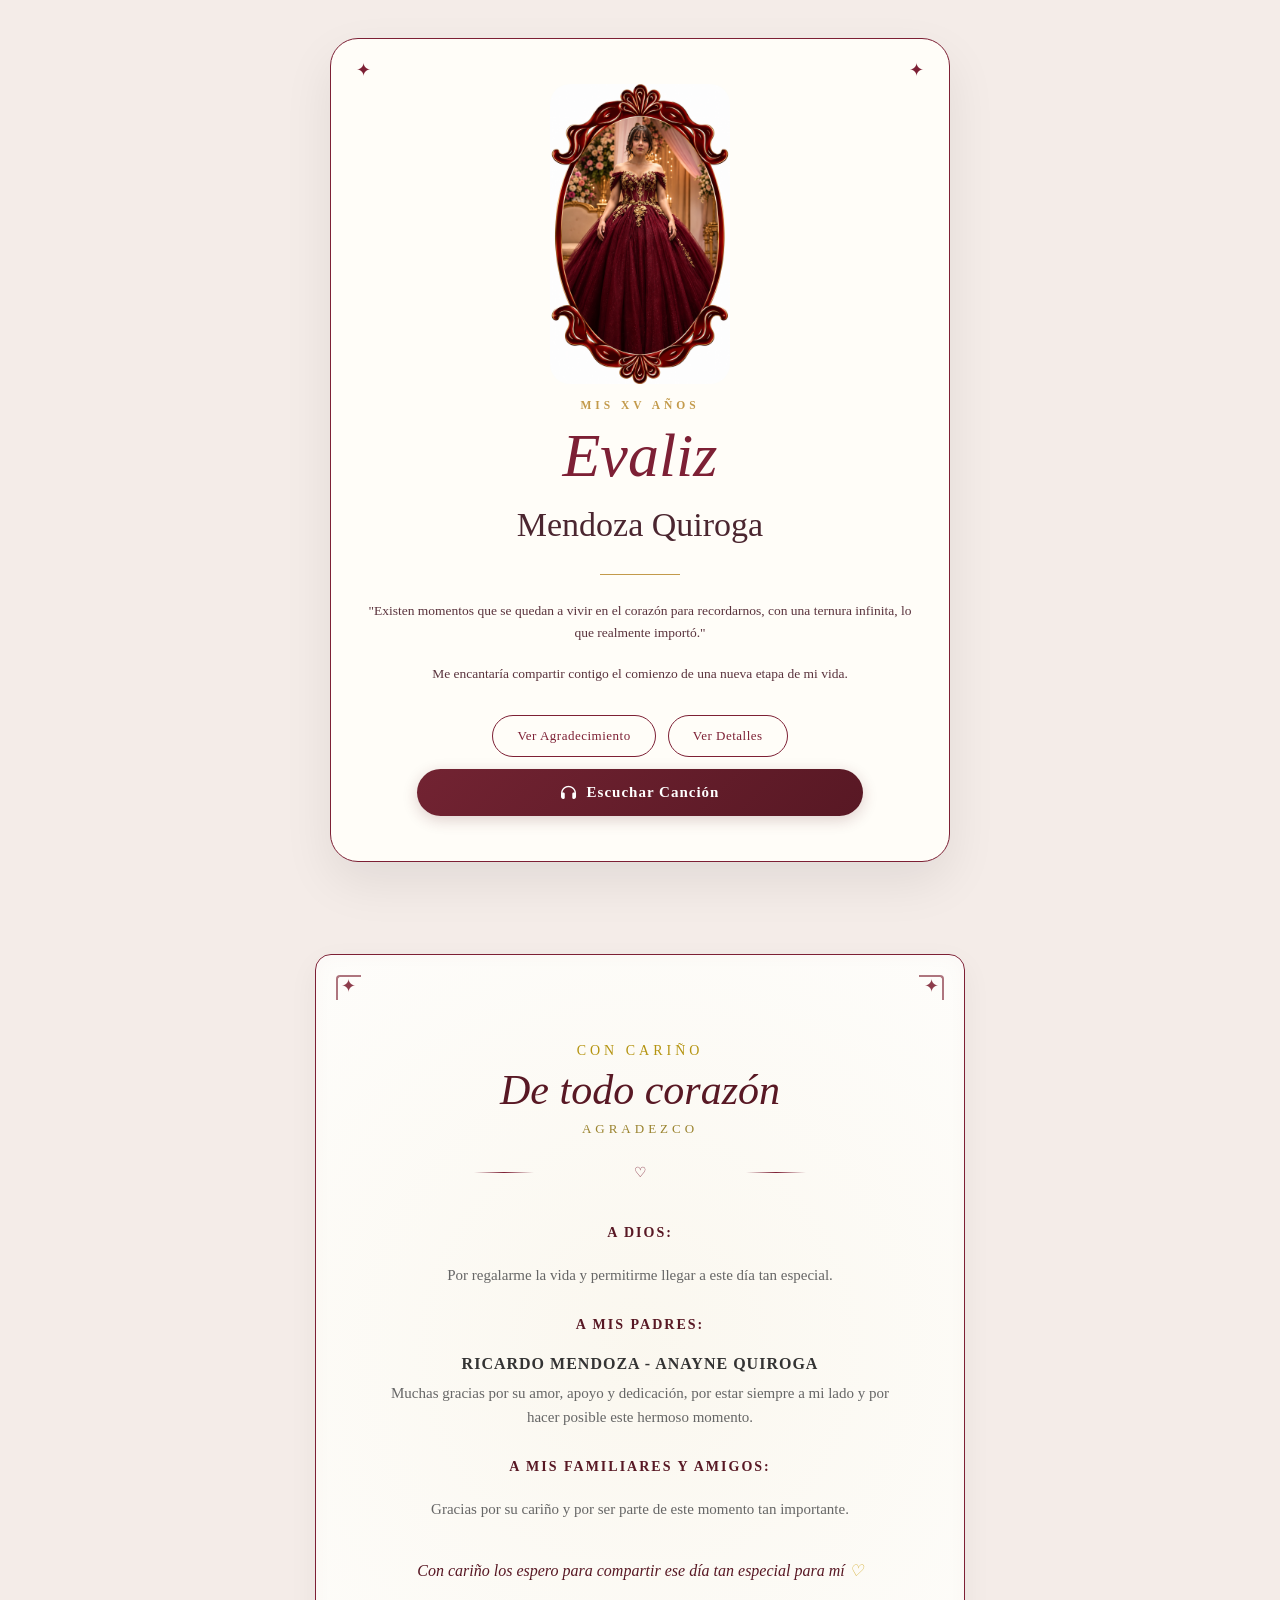
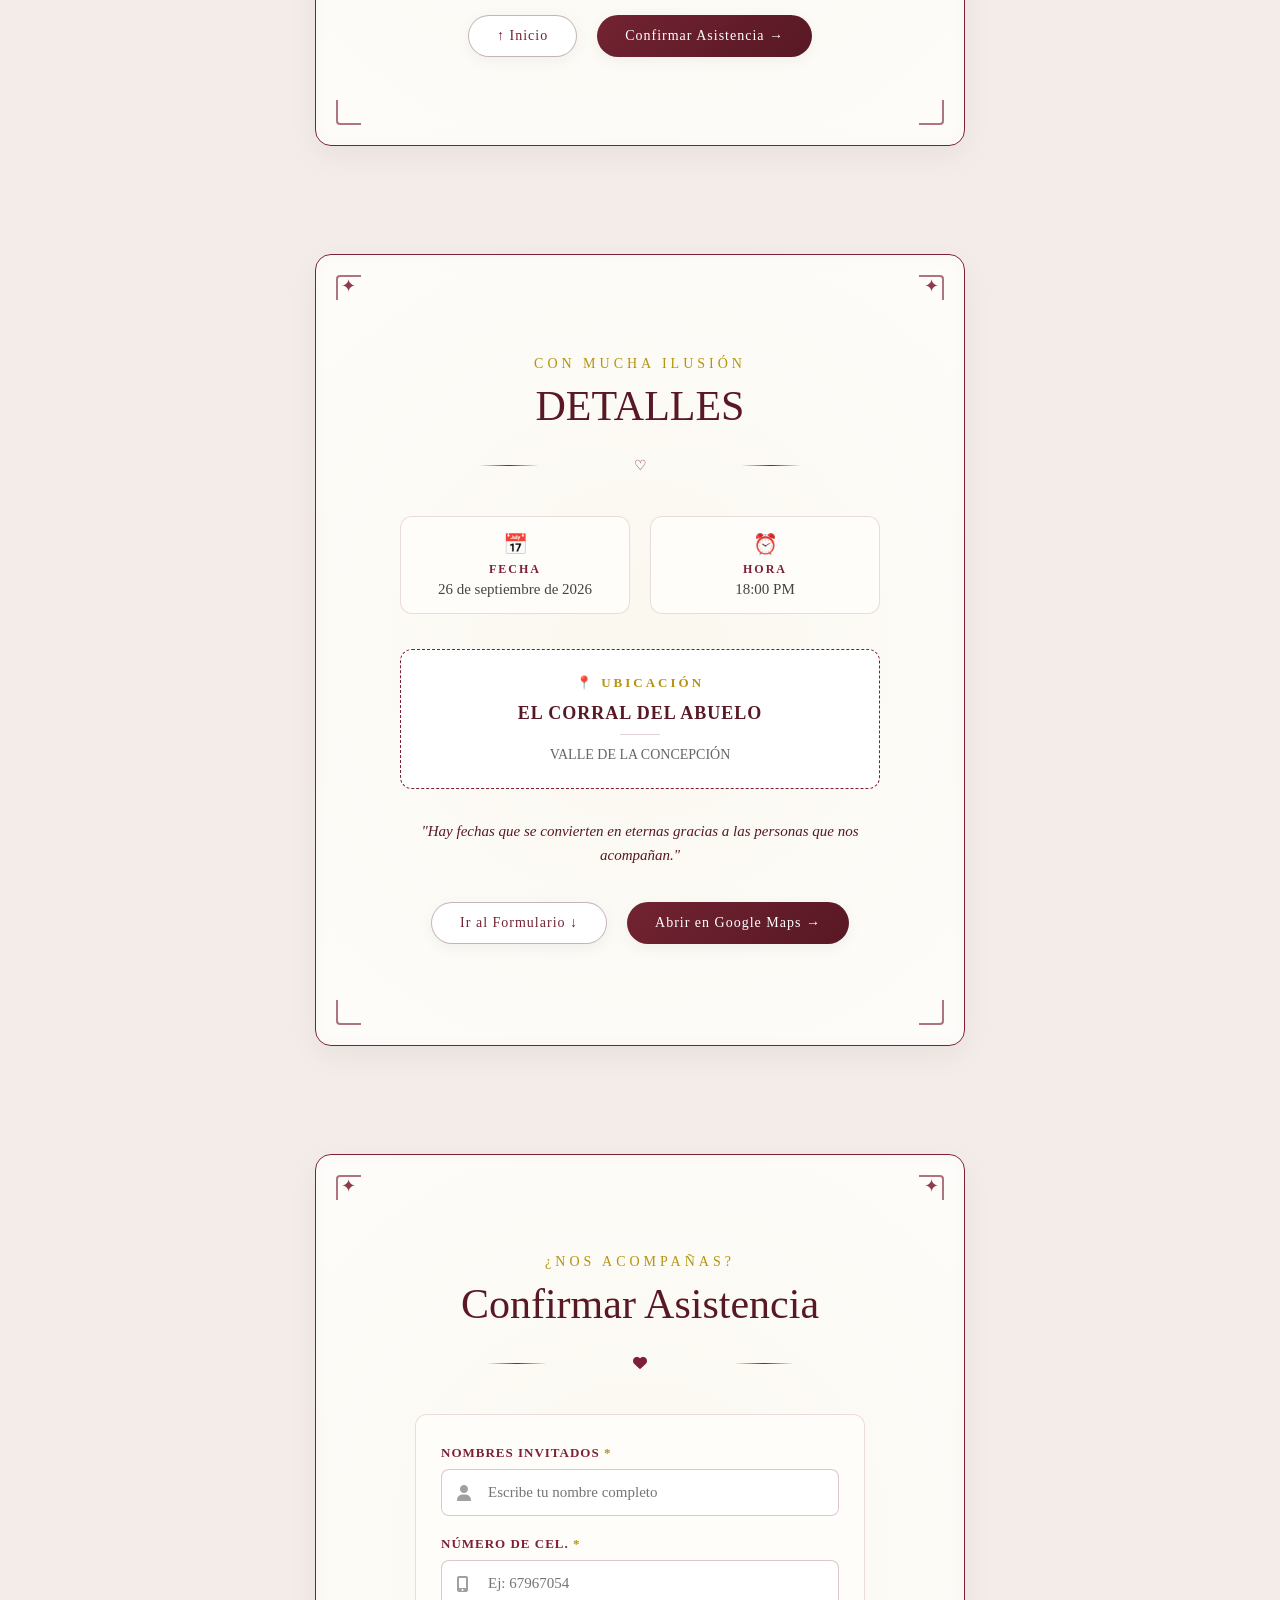
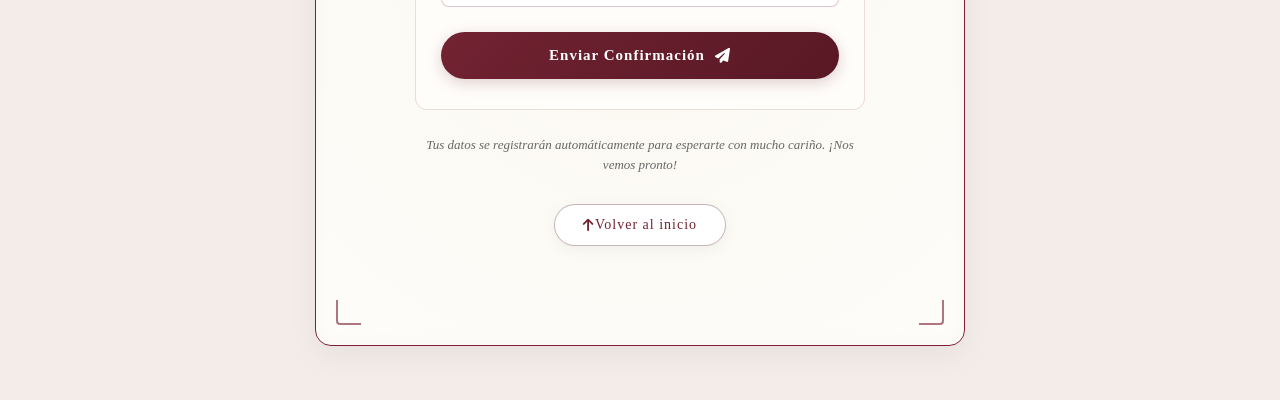
<file: index.html>
<!doctype html>
<html lang="es">
<head>
<meta charset="utf-8">
<meta name="viewport" content="width=device-width,initial-scale=1">
<link rel="icon" type="image/png" href="logolc.png">
<link rel="stylesheet" href="carta.css">
<link rel="stylesheet" href="https://cloudflare.com">
<link rel="stylesheet" href="https://cdnjs.cloudflare.com/ajax/libs/font-awesome/6.4.0/css/all.min.css">
<title>Mis XV - Evaliz Mendoza Quiroga</title>
<script defer src="https://cdn.vercel-insights.com/v1/script.js"></script>
</head>
<body>

<!-- PÁGINA 1: PORTADA -->
<section class="page" id="inicio">
  <div class="card">
    <div class="photo-container">
      <img src="goto.png" alt="Evaliz Mendoza Quiroga">
    </div>
    <div class="eyebrow">Mis XV Años</div>
    <h1>Evaliz</h1>
    <h2>Mendoza Quiroga</h2>
    <div class="line"></div>
    <p class="note">"Existen momentos que se quedan a vivir en el corazón para recordarnos, con una ternura infinita, lo que realmente importó."</p>
    <p class="note">Me encantaría compartir contigo el comienzo de una nueva etapa de mi vida.</p>
    <div class="btn-container">
      <a class="btn" href="#agradecimiento">Ver Agradecimiento</a>
      <a class="btn" href="#detalles">Ver Detalles</a>
      <button class="btn-music" onclick="reproducirMusica()"><i class="fas fa-headphones"></i>Escuchar Canción</button>
    </div>
      <audio id="miCancion" src="cancion.mp4"></audio>
  </div>
</section>

<!-- PÁGINA 2: AGRADECIMIENTOS -->
<section class="page" id="agradecimiento">
  <div class="card agradecimiento-card">
    <div class="corner-ornament top-left"></div>
    <div class="corner-ornament top-right"></div>
    <div class="corner-ornament bottom-left"></div>
    <div class="corner-ornament bottom-right"></div>
    <div class="glow-effect"></div>

    <div class="card-content">
      <div class="eyebrow-text">Con cariño</div>
      <h1 class="main-title">De todo corazón</h1>
      <div class="eyebrow-text sub-eyebrow">Agradezco</div>
      
      <div class="elegant-divider">
        <span class="line"></span>
        <span class="heart-icon">♡</span>
        <span class="line"></span>
      </div>
      
      <div class="thanks-section">
        <div class="thanks-block">
          <p><strong>A DIOS:</strong></p>
          <p class="thanks-text">Por regalarme la vida y permitirme llegar a este día tan especial.</p>
        </div>
        <div class="thanks-block">
          <p><strong>A MIS PADRES:</strong></p>
          <p class="parents-names">RICARDO MENDOZA - ANAYNE QUIROGA</p>
          <p class="thanks-text">Muchas gracias por su amor, apoyo y dedicación, por estar siempre a mi lado y por hacer posible este hermoso momento.</p>
        </div>
        <div class="thanks-block">
          <p><strong>A MIS FAMILIARES Y AMIGOS:</strong></p>
          <p class="thanks-text">Gracias por su cariño y por ser parte de este momento tan importante.</p>
        </div>
      </div>
      
      <footer class="thanks-footer">
        Con cariño los espero para compartir ese día tan especial para mí <span class="beating-heart">♡</span>
      </footer>
      
      <div class="btn-container-modern">
        <a class="btn-modern secondary" href="#inicio">↑ Inicio</a>
        <a class="btn-modern primary" href="#asistencia">Confirmar Asistencia →</a>
      </div>
    </div>
  </div>
</section>

<!-- PÁGINA 3: DETALLES -->
<section class="page" id="detalles">
  <div class="card detalles-card">
    <div class="corner-ornament top-left"></div>
    <div class="corner-ornament top-right"></div>
    <div class="corner-ornament bottom-left"></div>
    <div class="corner-ornament bottom-right"></div>
    <div class="glow-effect"></div>

    <div class="card-content">
      <div class="eyebrow-text">Con mucha ilusión</div>
      <h2 class="main-title">DETALLES</h2>
      
      <div class="elegant-divider">
        <span class="line"></span>
        <span class="heart-icon">♡</span>
        <span class="line"></span>
      </div>
      
      <div class="details-grid">
        <div class="detail-item">
          <div class="detail-icon">📅</div>
          <div class="detail-label">FECHA</div>
          <div class="detail-value">26 de septiembre de 2026</div>
        </div>
        <div class="detail-item">
          <div class="detail-icon">⏰</div>
          <div class="detail-label">HORA</div>
          <div class="detail-value">18:00 PM</div>
        </div>
      </div>

      <div class="location-box-modern">
        <div class="location-header-text">📍 Ubicación</div>
        <div class="location-body-text">
          <b class="venue-name">EL CORRAL DEL ABUELO</b>
          <div class="location-divider"></div>
          <span class="city-name">VALLE DE LA CONCEPCIÓN</span>
        </div>
      </div>
      
      <p class="poetic-note">"Hay fechas que se convierten en eternas gracias a las personas que nos acompañan."</p>
      
      <div class="btn-container-modern">
        <a class="btn-modern secondary" href="#asistencia">Ir al Formulario ↓</a>
        <a class="btn-modern primary" href="https://maps.app.goo.gl/3q6DcX9PxnJpXSRk8" target="_blank">Abrir en Google Maps →</a>
      </div>
    </div>
  </div>
</section>

<!-- PÁGINA 4: ASISTENCIA -->
<section class="page" id="asistencia">
  <div class="card asistencia-card">
    <div class="corner-ornament top-left"></div>
    <div class="corner-ornament top-right"></div>
    <div class="corner-ornament bottom-left"></div>
    <div class="corner-ornament bottom-right"></div>
    <div class="glow-effect"></div>

    <div class="card-content">
      <div class="eyebrow-text">¿Nos acompañas?</div>
      <h2 class="main-title">Confirmar Asistencia</h2>
      
      <div class="elegant-divider">
        <span class="line"></span>
        <span class="heart-icon"><i class="fas fa-heart"></i></span>
        <span class="line"></span>
      </div>
      
      <div class="form-box-modern"> 
        <!-- IMPORTANTE: Reemplaza TU_URL_DE_APPS_SCRIPT_AQUI con la URL real de tu Web App desplegada -->
        <form id="asistenciaForm" action="https://script.google.com/macros/s/AKfycby9X5_h3kV5XhqtkE-7FlWjugrBrktTr8aeO9FTvDEMkKX0wABNz7o9vfvUpD0KPTnzUQ/exec" method="POST"> 
          <div class="form-group-modern"> 
            <label for="name-input">Nombres Invitados <span class="required">*</span></label> 
            <div class="input-wrapper"> 
              <i class="fas fa-user input-icon-fa"></i> 
              <input type="text" id="name-input" name="nombre" placeholder="Escribe tu nombre completo" required> 
            </div> 
          </div> 
      
          <div class="form-group-modern"> 
            <label for="tel-input">Número de Cel. <span class="required">*</span></label> 
            <div class="input-wrapper"> 
              <i class="fas fa-mobile-alt input-icon-fa"></i> 
              <input type="tel" id="tel-input" name="telefono" placeholder="Ej: 67967054" required> 
            </div> 
          </div> 
      
          <div class="submit-container-modern"> 
            <button type="submit" id="submitBtn" class="btn-submit-modern"> 
              Enviar Confirmación <i class="fas fa-paper-plane button-icon-fa"></i> 
            </button> 
          </div> 
        </form> 
      </div>

      <p class="form-note" id="formMessage">
        Tus datos se registrarán automáticamente para esperarte con mucho cariño. ¡Nos vemos pronto!
      </p>
      
      <div class="btn-container-modern">
        <a class="btn-modern secondary" href="#inicio"><i class="fas fa-arrow-up"></i> Volver al inicio</a>
      </div>
    </div>
  </div>
</section>

<script>
  // Script para manejar el envío por AJAX y evitar bloqueos de CORS o redirecciones de Google
  const form = document.getElementById('asistenciaForm');
  const submitBtn = document.getElementById('submitBtn');
  const formMessage = document.getElementById('formMessage');

  form.addEventListener('submit', function(e) {
    e.preventDefault();
    
    // Si no has cambiado la URL temporal, avisa al usuario
    if(form.action.includes("TU_URL_DE_APPS_SCRIPT_AQUI")) {
      alert("Por favor, configura la URL de tu Google Apps Script en el atributo action del formulario.");
      return;
    }

    submitBtn.disabled = true;
    submitBtn.innerHTML = "Enviando... <i class='fas fa-spinner fa-spin'></i>";

    const formData = new FormData(form);

    fetch(form.action, {
      method: 'POST',
      body: formData,
      mode: 'no-cors' // Necesario para Apps Script en peticiones web directas
    })
    .then(() => {
      formMessage.innerHTML = "¡Muchas gracias! Tu asistencia ha sido confirmada con éxito. ❤️";
      formMessage.style.color = "#7d2035";
      formMessage.style.fontWeight = "bold";
      form.reset();
      submitBtn.innerHTML = "¡Enviado con éxito! ✨";
    })
    .catch((error) => {
      console.error('Error:', error);
      submitBtn.disabled = false;
      submitBtn.innerHTML = "Enviar Confirmación <i class='fas fa-paper-plane button-icon-fa'></i>";
      alert("Hubo un error al enviar. Por favor intenta de nuevo.");
    });
  });
  function reproducirMusica() {
    var audio = document.getElementById("miCancion");
    
    if (audio.paused) {
        audio.play();
    } else {
        audio.pause();
    }
}
</script>

</body>
</html>
</file>
<file: carta.css>
*{box-sizing:border-box}
  html{scroll-behavior:smooth}
  body{
    margin:0;
    background:#f4ece8;
    color:#4b2630;
    overflow-x:hidden;
    font-family: 'Playfair Display', 'Georgia', serif;
  }
  
  @keyframes floatSlow {
    0%, 100% { transform: translateY(0px); }
    50% { transform: translateY(-8px); }
  }

  @keyframes pulseGlow {
    0% { transform: scale(1); box-shadow: 0 0 0 0 rgba(125, 32, 53, 0.4); }
    70% { transform: scale(1.02); box-shadow: 0 0 0 12px rgba(125, 32, 53, 0); }
    100% { transform: scale(1); box-shadow: 0 0 0 0 rgba(125, 32, 53, 0); }
  }

  @keyframes sparkleAnim {
    0%, 100% { opacity: 0.4; transform: scale(1); }
    50% { opacity: 1; transform: scale(1.2); }
  }

  .page{
    min-height:100vh;
    padding:20px;
    display:flex;
    align-items:center;
    justify-content:center;
  }
  
  .card{
    max-width: 620px;
    width: 100%;
    min-height: 88vh;
    background: #fffdf8;
    border: 1.5px solid #7d2035;
    border-radius: 28px;
    padding: 45px 30px;
    text-align: center;
    box-shadow: 0 20px 50px rgba(0,0,0,0.08);
    position: relative;
    display: flex;
    flex-direction: column;
    justify-content: center;
    align-items: center;
    animation: floatSlow 6s ease-in-out infinite;
  }
  
  .card::before {
    content: "✦";
    position: absolute;
    top: 20px;
    left: 25px;
    color: #7d2035;
    font-size: 18px;
    animation: sparkleAnim 3s infinite;
  }
  .card::after {
    content: "✦";
    position: absolute;
    top: 20px;
    right: 25px;
    color: #7d2035;
    font-size: 18px;
    animation: sparkleAnim 3s infinite alternate;
  }

  .photo-container {
    width: 180px;
    height: 300px;
    margin: 0 auto 15px;
    border-radius: 20px;
    overflow: hidden;
  }
  
  .photo-container img {
    width: 100%;
    height: 100%;
    object-fit: cover;
  }

  .eyebrow{
    color:#c39a4b;
    text-transform:uppercase;
    letter-spacing:4px;
    font-size:11.5px;
    margin-bottom:8px;
    font-weight: bold;
  }
  
  h1{
    font-size:clamp(40px, 9vw, 62px);
    font-weight:400;
    font-style:italic;
    color:#7d2035;
    line-height:1;
    margin:5px 0 15px;
  }
  
  h2{
    font-size:clamp(22px, 5vw, 34px);
    font-weight:400;
    color:#4b2630;
    margin:5px 0 15px;
  }

  .line{
    height:1px;
    width:80px;
    background:#c39a4b;
    margin:15px auto;
  }
  
  .note{
    font-size:13.5px;
    line-height:1.6;
    margin:10px 0;
    color:#5a333d;
  }
  
  .btn-container {
    display: flex;
    gap: 12px;
    justify-content: center;
    margin-top: 20px;
    flex-wrap: wrap;
    width: 100%;
  }

  .btn{
    display: inline-block;
    padding: 12px 24px;
    border-radius: 99px;
    background: transparent;
    color: #7d2035;
    text-decoration: none;
    font-size: 13px;
    letter-spacing: 0.5px;
    border: 1px solid #7d2035;
    transition: all 0.3s ease;
  }
  
  .btn:hover{
    background: #7d2035;
    color: white;
    transform: translateY(-3px);
  }

  .btn.primary {
    background: #7d2035;
    color: white;
    animation: pulseGlow 2.5s infinite;
  }

  /* Estilos generales compartidos */
  .agradecimiento-card, .detalles-card, .asistencia-card {
    position: relative;
    max-width: 650px;
    width: 100%;
    background: #ffffff;
    border-radius: 16px;
    padding: 50px 40px;
    box-shadow: 0 10px 30px rgba(0, 0, 0, 0.05), inset 0 0 20px rgba(125, 32, 53, 0.03);
    text-align: center;
    overflow: hidden;
  }

  .glow-effect {
    position: absolute;
    top: -50%; left: -50%; width: 200%; height: 200%;
    background: radial-gradient(circle, rgba(244,236,215,0.4) 0%, rgba(255,255,255,0) 70%);
    pointer-events: none; z-index: 1;
  }

  .card-content { position: relative; z-index: 2; }

  .corner-ornament {
    position: absolute; width: 25px; height: 25px; border: 2px solid #7d2035; pointer-events: none; opacity: 0.7;
  }
  .top-left { top: 20px; left: 20px; border-right: none; border-bottom: none; border-top-left-radius: 4px; }
  .top-right { top: 20px; right: 20px; border-left: none; border-bottom: none; border-top-right-radius: 4px; }
  .bottom-left { bottom: 20px; left: 20px; border-right: none; border-top: none; border-bottom-left-radius: 4px; }
  .bottom-right { bottom: 20px; right: 20px; border-left: none; border-top: none; border-bottom-right-radius: 4px; }

  .eyebrow-text { font-size: 14px; text-transform: uppercase; letter-spacing: 4px; color: #b59410; font-weight: 500; margin-bottom: 5px; }
  .sub-eyebrow { margin-top: 5px; margin-bottom: 20px; font-size: 13px; color: #9a832e; }
  .main-title { font-size: 42px; color: #581824; font-weight: 400; margin: 10px 0; }

  .elegant-divider { display: flex; align-items: center; justify-content: center; margin: 20px 0 35px 0; }
  .elegant-divider .line { height: 1px; width: 60px; background: linear-gradient(to right, transparent, #7d2035, transparent); }
  .elegant-divider .heart-icon { margin: 0 15px; color: #7d2035; font-size: 14px; }

  .thanks-section { margin-bottom: 40px; }
  .thanks-block { margin-bottom: 28px; }
  .thanks-block strong { color: #581824; font-size: 14px; letter-spacing: 2px; display: inline-block; margin-bottom: 6px; }
  .parents-names { font-size: 16px; color: #333; font-weight: 600; letter-spacing: 1px; margin: 4px 0 8px 0; }
  .thanks-text { font-size: 15px; color: #666; line-height: 1.6; max-width: 500px; margin: 0 auto; }
  .thanks-footer { font-size: 16px; color: #581824; font-style: italic; margin: 35px 0; }
  
  .beating-heart { display: inline-block; color: #d4af37; animation: heartBeat 1.5s infinite; }
  @keyframes heartBeat {
    0%, 28%, 70% { transform: scale(1); }
    14%, 42% { transform: scale(1.2); }
  }

  .btn-container-modern { display: flex; justify-content: center; gap: 20px; margin-top: 20px; flex-wrap: wrap; }
  .btn-modern {
    display: inline-flex; align-items: center; justify-content: center; padding: 12px 28px;
    font-size: 14px; font-weight: 500; text-decoration: none; letter-spacing: 1px; border-radius: 50px;
    transition: all 0.3s ease; box-shadow: 0 4px 15px rgba(0,0,0,0.05); cursor: pointer;
  }
  .btn-modern.primary { background: linear-gradient(135deg, #722332 0%, #581824 100%); color: #ffffff; border: none; }
  .btn-modern.primary:hover { transform: translateY(-3px); box-shadow: 0 6px 20px rgba(88, 24, 36, 0.3); }
  .btn-modern.secondary { background: #ffffff; color: #722332; border: 1px solid rgba(67, 10, 21, 0.3); }
  .btn-modern.secondary:hover { background: #fbf7f8; transform: translateY(-3px); border-color: #722332; }

  /* Detalles Grid */
  .details-grid { display: flex; justify-content: space-around; gap: 20px; margin-bottom: 35px; }
  .detail-item { flex: 1; padding: 15px; background: #fffdfa; border: 1px solid rgba(125, 32, 53, 0.15); border-radius: 12px; }
  .detail-icon { font-size: 20px; margin-bottom: 6px; }
  .detail-label { font-size: 12px; font-weight: bold; color: #7d2035; letter-spacing: 2px; margin-bottom: 4px; }
  .detail-value { font-size: 15px; color: #444; font-weight: 500; }

  .location-box-modern {
    background: #ffffff; border: 1px dashed #7d2035; border-radius: 12px; padding: 25px 20px; margin: 0 auto 30px auto; max-width: 480px;
  }
  .location-header-text { font-size: 13px; text-transform: uppercase; letter-spacing: 3px; color: #b59410; font-weight: 600; margin-bottom: 12px; }
  .venue-name { font-size: 18px; color: #581824; letter-spacing: 1px; display: block; }
  .location-divider { height: 1px; width: 40px; background: rgba(125, 32, 53, 0.2); margin: 10px auto; }
  .city-name { font-size: 14px; color: #666; font-weight: 500; }
  .poetic-note { font-size: 15px; color: #581824; font-style: italic; line-height: 1.6; max-width: 480px; margin: 0 auto 35px auto; }

  /* Formulario Estilos */
  .form-box-modern {
    max-width: 480px; margin: 0 auto 25px auto; text-align: left; background: #fffdfa; padding: 30px 25px; border-radius: 12px; border: 1px solid rgba(125, 32, 53, 0.15);
  }
  .form-group-modern { margin-bottom: 20px; }
  .form-group-modern label { display: block; font-size: 13px; font-weight: 600; color: #7d2035; letter-spacing: 1px; margin-bottom: 8px; text-transform: uppercase; }
  .form-group-modern .required { color: #b59410; }
  .input-wrapper { position: relative; display: flex; align-items: center; }
  .input-icon-fa { position: absolute; left: 16px; font-size: 16px; color: #a0a0a0; pointer-events: none; }
  .input-wrapper input {
    width: 100%; padding: 14px 14px 14px 46px; font-size: 15px; color: #333; background-color: #ffffff;
    border: 1px solid rgba(125, 32, 53, 0.25); border-radius: 8px; font-family: inherit;
  }
  .input-wrapper input:focus { outline: none; border-color: #7d2035; box-shadow: 0 0 0 3px rgba(125, 32, 53, 0.1); }
  .submit-container-modern { margin-top: 25px; }
  .btn-submit-modern {
    width: 100%; padding: 15px; font-size: 15px; font-weight: 600; color: #ffffff;
    background: linear-gradient(135deg, #722332 0%, #581824 100%); border: none; border-radius: 50px;
    cursor: pointer; font-family: inherit; letter-spacing: 1px; box-shadow: 0 4px 15px rgba(88, 24, 36, 0.2);
    display: flex; align-items: center; justify-content: center; gap: 10px; transition: 0.3s;
  }
  .btn-submit-modern:hover { transform: translateY(-2px); background: linear-gradient(135deg, #862d3d 0%, #6b202e 100%); }
  .form-note { font-size: 13px; color: #666; font-style: italic; line-height: 1.5; max-width: 450px; margin: 5px auto 30px auto; }

  @media (max-width: 480px) {
    .agradecimiento-card, .detalles-card, .asistencia-card { padding: 40px 20px; }
    .main-title { font-size: 32px; }
    .details-grid { flex-direction: column; gap: 15px; }
    .btn-modern { width: 100%; box-sizing: border-box; }
  }
  .btn-music{
    width: 80%; padding: 15px; font-size: 15px; font-weight: 600; color: #ffffff;
    background: linear-gradient(135deg, #722332 0%, #581824 100%); border: none; border-radius: 50px;
    cursor: pointer; font-family: inherit; letter-spacing: 1px; box-shadow: 0 4px 15px rgba(88, 24, 36, 0.2);
    display: flex; align-items: center; justify-content: center; gap: 10px; transition: 0.3s;
  }
</file>
